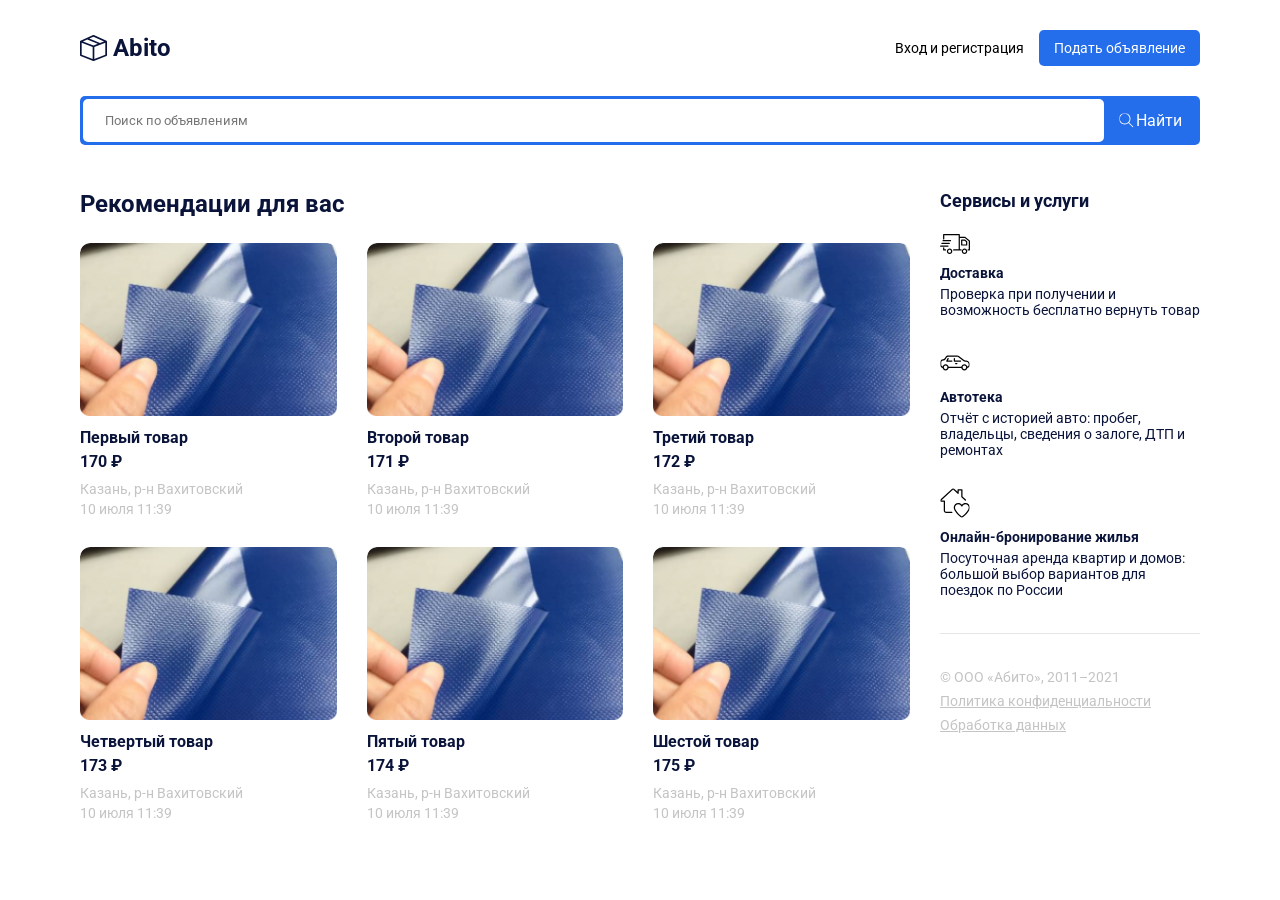
<file: index.html>
<!DOCTYPE html>
<html lang="en">
<head>
    <meta charset="UTF-8">
    <meta name="viewport" content="width=device-width, initial-scale=1.0">
    <link rel="preconnect" href="https://fonts.googleapis.com">
    <link rel="preconnect" href="https://fonts.gstatic.com" crossorigin>
    <link href="https://fonts.googleapis.com/css2?family=Roboto:ital,wght@0,100;0,300;0,400;0,500;0,700;0,900;1,100;1,300;1,400;1,500;1,700;1,900&display=swap" rel="stylesheet">
    <link rel="stylesheet" href="style.css">
    <script src="./script.js" defer></script>
    <title>Abito</title>
</head>
<body>
    <header class="header">
        <div class="container">
            <div class="header-box">
                <a href="/" class="header__logo">
                    <img src="./images/logo.svg" alt="logo">
                    <div class="header__logo-title">Abito</div>
                </a>
                <div class="header__controls">
                    <button class="btn btn-outline">Вход и регистрация</button>
                    <button class="btn btn-primary">Подать объявление</button>
                </div>
                <div class="header__burger">
                    <img src="./images/burger.png" alt="burger">
                </div>
            </div>
        </div>
    </header>
    <main>
        <section class="search">
            <div class="container">
                <div class="search-box">
                    <input type="text" placeholder="Поиск по объявлениям">
                    <button class="btn btn-primary search-btn">
                        <img class="search-btn__icon" src="images/icons/search.svg" alt="search-icon">
                        <span class="search-btn__text">Найти</span>
                    </button>
                </div>
            </div>
        </section>
        <section class="content">
            <div class="container">
                <div class="content-box">
                    <div class="content-main">
                        <h2 class="content-main__title">
                            Рекомендации для вас
                        </h2>
                        <div class="content-main__list">
                            <!-- <a href="./product.html" class="content-main__list-item">
                                <div class="content-main__list-item--img">
                                    <img src="/images/card-img.png" alt="card-img">
                                </div>
                                <h5 class="content-main__list-item--title">
                                    Пвх материал 2й сорт
                                </h5>
                                <strong class="content-main__list-item--price">170 ₽</strong>
                                <div class="content-main__list-item--desc-box">
                                    <span class="content-main__list-item--desc">Казань, р-н Вахитовский</span>
                                    <span class="content-main__list-item--desc">10 июля 11:39</span>
                                </div>
                                
                            </a> -->

                        </div>
                    </div>
                    <div class="content-side">
                        <h3 class="content-side__title">
                            Сервисы и услуги
                        </h3>
                        <div class="content-side__box">
                            <div class="content-side__list">
                                <div class="content-side__list-item">
                                    <img class="content-side__list--img" src="./images/icons/side-info-1.svg" alt="side-info-1">
                                    <h5 class="content-side__list--title">Доставка</h5>
                                    <div class="content-side__list--text">Проверка при получении и возможность бесплатно вернуть товар</div>
                                </div>
                                <div class="content-side__list-item">
                                    <img class="content-side__list--img" src="./images/icons/side-info-2.svg" alt="side-info-2">
                                    <h5 class="content-side__list--title">Автотека</h5>
                                    <div class="content-side__list--text">Отчёт с историей авто: пробег, владельцы, сведения о залоге, ДТП и ремонтах</div>
                                </div>
                                <div class="content-side__list-item">
                                    <img class="content-side__list--img" src="./images/icons/side-info-3.svg" alt="side-info-3">
                                    <h5 class="content-side__list--title">Онлайн-бронирование жилья</h5>
                                    <div class="content-side__list--text">Посуточная аренда квартир и домов: большой выбор вариантов для поездок по России</div>
                                </div>
                            </div>

                            <div class="content-side__footer">
                                <p class="content-side__footer--item">
                                    © ООО «Абито», 2011–2021
                                </p>
                                <a href="#" class="content-side__footer--item">
                                    Политика конфиденциальности
                                </a>
                                <a href="#" class="content-side__footer--item">
                                    Обработка данных
                                </a>
                            </div>
                        </div>
                    </div>
                </div>
            </div>
        </section>
    </main>
</body>
</html>
</file>
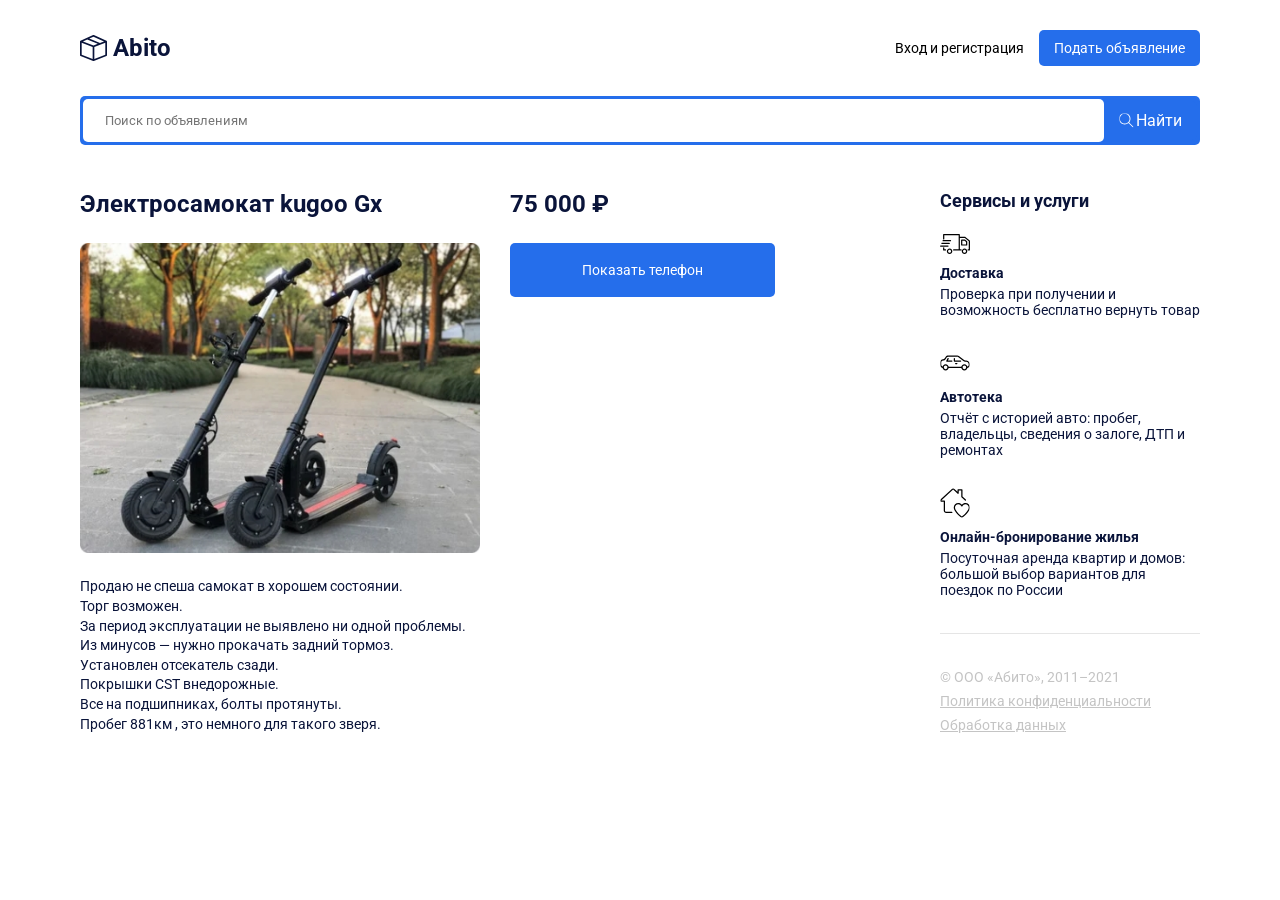
<file: product.html>
<!DOCTYPE html>
<html lang="en">
<head>
    <meta charset="UTF-8">
    <meta name="viewport" content="width=device-width, initial-scale=1.0">
    <link rel="preconnect" href="https://fonts.googleapis.com">
    <link rel="preconnect" href="https://fonts.gstatic.com" crossorigin>
    <link href="https://fonts.googleapis.com/css2?family=Roboto:ital,wght@0,100;0,300;0,400;0,500;0,700;0,900;1,100;1,300;1,400;1,500;1,700;1,900&display=swap" rel="stylesheet">
    <link rel="stylesheet" href="style.css">
    <title>Abito</title>
</head>
<body>
    <header class="header">
        <div class="container">
            <div class="header-box">
                <a href="./index.html" class="header__logo">
                    <img src="./images/logo.svg" alt="logo">
                    <div class="header__logo-title">Abito</div>
                </a>
                <div class="header__controls">
                    <button class="btn btn-outline">Вход и регистрация</button>
                    <button class="btn btn-primary">Подать объявление</button>
                </div>
                <div class="header__burger">
                    <img src="./images/burger.png" alt="burger">
                </div>
            </div>
        </div>
    </header>
    <main>
        <section class="search">
            <div class="container">
                <div class="search-box">
                    <input type="text" placeholder="Поиск по объявлениям">
                    <button class="btn btn-primary search-btn">
                        <img class="search-btn__icon" src="images/icons/search.svg" alt="search-icon">
                        <span class="search-btn__text">Найти</span>
                    </button>
                </div>
            </div>
        </section>
        <section class="content">
            <div class="container">
                <div class="content-box">
                    <div class="content-product">
                        <div class="content-product__left">
                            <h2 class="content-product__title">
                                Электросамокат kugoo Gx
                            </h2>
                            <img src="./images/product-img.jpeg" alt="product-img" class="content-product__img">
                            <p class="content-product__text">
                                Продаю не спеша самокат в хорошем состоянии. <br>
                                Торг возможен. <br>
                                За период эксплуатации не выявлено ни одной проблемы.<br>
                                Из минусов — нужно прокачать задний тормоз.<br>
                                Установлен отсекатель сзади.<br>
                                Покрышки CST внедорожные.<br>
                                Все на подшипниках, болты протянуты.<br>
                                Пробег 881км , это немного для такого зверя.<br>
                            </p>
                        </div>
                        <div class="content-product__right">
                            <h2 class="content-product__price">
                                75 000 ₽
                            </h2>
                            <button class="btn btn-primary btn-large">Показать телефон</button>
                        </div>
                        
                    </div>
                    <div class="content-side">
                        <h3 class="content-side__title">
                            Сервисы и услуги
                        </h3>
                        <div class="content-side__box">
                            <div class="content-side__list">
                                <div class="content-side__list-item">
                                    <img class="content-side__list--img" src="./images/icons/side-info-1.svg" alt="side-info-1">
                                    <h5 class="content-side__list--title">Доставка</h5>
                                    <div class="content-side__list--text">Проверка при получении и возможность бесплатно вернуть товар</div>
                                </div>
                                <div class="content-side__list-item">
                                    <img class="content-side__list--img" src="./images/icons/side-info-2.svg" alt="side-info-2">
                                    <h5 class="content-side__list--title">Автотека</h5>
                                    <div class="content-side__list--text">Отчёт с историей авто: пробег, владельцы, сведения о залоге, ДТП и ремонтах</div>
                                </div>
                                <div class="content-side__list-item">
                                    <img class="content-side__list--img" src="./images/icons/side-info-3.svg" alt="side-info-3">
                                    <h5 class="content-side__list--title">Онлайн-бронирование жилья</h5>
                                    <div class="content-side__list--text">Посуточная аренда квартир и домов: большой выбор вариантов для поездок по России</div>
                                </div>
                            </div>

                            <div class="content-side__footer">
                                <p class="content-side__footer--item">
                                    © ООО «Абито», 2011–2021
                                </p>
                                <a href="#" class="content-side__footer--item">
                                    Политика конфиденциальности
                                </a>
                                <a href="#" class="content-side__footer--item">
                                    Обработка данных
                                </a>
                            </div>
                        </div>
                    </div>
                </div>
            </div>
        </section>
    </main>
</body>
</html>
</file>
<file: style.css>
* {
    box-sizing: border-box;
    margin: 0;
    padding: 0;
    text-decoration: none;
    list-style-type: none;
}

body {
    font-family: "Roboto", sans-serif;
    color: rgb(10, 20, 58);
}

.header {
    padding: 30px 0px;
}

.container {
    max-width: 1150px;
    width: 100%;
    padding: 0 15px;
    margin: 0 auto;
}

.header-box {
    display: flex;
    justify-content: space-between;
    align-items: center;
}

.header__burger {
    width: 30px;
    height: 19px;
    display: none;
}

.header__logo {
    display: flex;
    justify-content: flex-start;
    align-items: center;
    gap: 6px;
}

.header__logo-title {
    color: rgb(10, 20, 58);
    font-size: 24px;
    font-weight: 700;
    line-height: 28px;
}


.header__controls {
    display: flex;
    justify-content: flex-end;
    row-gap: 25px;
}

.btn {
    font-family: "Roboto", sans-serif;
    font-size: 14px;
    line-height: 16px;
    padding: 10px 15px;
    border-radius: 5px;
    cursor: pointer;
}

.btn-outline {
    border: none;
    background-color: transparent;
}

.btn-primary {
    background-color: rgb(37, 110, 235);
    border: none;
    color: #fff;
}

.search {
    margin-bottom: 45px;
}

.search-box {
    width: 100%;
    border-radius: 5px;
    padding: 3px;
    background: rgb(37, 110, 235);
    display: flex;
    align-items: center;
    justify-content: flex-start;
}

.search-box input {
    min-width: 0;
    flex-grow: 1;
    padding: 14px 22px;
    border-radius: 5px;
    outline: none;
    border: none;
}

.search-box input::placeholder {
    font-family: "Roboto", sans-serif;
}

.search-btn {
    display: flex;
    align-items: center;
}

.search-btn .search-btn__text {
    margin-left: 2px;
    font-size: 16px;
    line-height: 19px;
}

.search-btn .search-btn__icon {
    width: 15px;
    height: 15px;
}

.content-box {
    display: flex;
    justify-content: space-between;
    align-items: flex-start;
    gap: 30px;
}

.content {
    padding-bottom: 50px;
}

.content-main {
    flex-grow: 1;
}

.content-side {
    width: 260px;
    min-width: 260px;
}

.content-main__title {
    font-size: 24px;
    line-height: 28px;
    margin-bottom: 25px;
}

.content-main__list {
    display: flex;
    justify-content: space-between;
    flex-wrap: wrap;
    row-gap: 30px;
}

.content-main__list-item {
    width: calc((100% - 60px) / 3);
    display: flex;
    flex-direction: column;
    align-items: flex-start;
    border-radius: 10px;
    overflow: hidden;
}

.content-main__list-item--img {
    width: 100%;
    display: flex;
}

.content-main__list-item--img img{
    width: 100%;
}

.content-main__list-item--title {
    margin-top: 12px;
    margin-bottom: 5px;
    font-size: 16px;
    line-height: 19px;
    color: rgb(10, 20, 58);
}

.content-main__list-item:hover .content-main__list-item--title {
    color: rgb(37, 110, 235);
}

.content-main__list-item--price {
    color: rgb(10, 20, 58);
    font-size: 16px;
    line-height: 19px;
    margin-bottom: 10px;
}

.content-main__list-item--desc-box {
    display: flex;
    flex-direction: column;
    row-gap: 4px;
}

.content-main__list-item--desc {
    font-size: 14px;
    line-height: 16px;
    color: rgb(196, 196, 196);
}

.content-side__box {
    display: flex;
    flex-direction: column;
}

.content-side__title {
    font-size: 18px;
    line-height: 21px;
    margin-bottom: 23px;
}

.content-side__list {
    display: flex;
    flex-direction: column;
    justify-content: space-between;
    row-gap: 30px;
    height: 100%;
    padding-bottom: 35px;
    margin-bottom: 35px;
    border-bottom: 1px solid rgb(229, 229, 229);
}

.content-side__list-item {
    display: flex;
    flex-direction: column;
    align-items: flex-start;
}

.content-side__list--title {
    margin-top: 11px;
    margin-bottom: 5px;
    font-size: 14px;
    line-height: 16px;
    color: rgb(10, 20, 58);
}

.content-side__list--text {
    font-size: 14px;
    line-height: 16px;
    color: rgb(10, 20, 58);
}


.content-side__footer {
    display: flex;
    flex-direction: column;
    row-gap: 8px;
}

.content-side__footer--item {
    color: rgb(196, 196, 196);
    font-size: 14px;
    line-height: 16px;
}

.content-side__footer a {
    text-decoration: underline;
}

.content-product {
    display: flex;
    flex-grow: 1;
    gap: 30px;
}

.content-product__left {
    flex-basis: 50%;
}

.content-product__right {
    flex-basis: 50%;
}

.content-product__title, .content-product__price {
    font-size: 24px;
    line-height: 28px;
    margin-bottom: 25px;
}

.content-product__img {
    width: 100%;
}

.content-product__text {
    color: rgb(10, 20, 58);
    font-size: 14px;
    line-height: 140%;
    margin-top: 20px;
}

.btn-large {
    padding: 19px 72px;
}


@media (max-width: 1200px) {
    .container {
        max-width: 930px;
    }

    .content-main__list-item {
        width: calc((100% - 30px) / 2);
    }
}

@media (max-width: 991px) {
    .container {
        max-width: 730px;
    }

    .content-box {
        flex-direction: column;
    }

    .content-main {
        width: 100%;

    }
    
    .content-side {
        width: 100%;
        min-width: none;
    }
    .content-product {
        flex-direction: column;
        width: 100%;
    }

    .content-product__left {
        flex-basis: 100%;
        width: 100%;
    }
    
    .content-product__right {
        flex-basis: 100%;
        width: 100%;
    }
}

@media (max-width: 786px) {
    .container {
        max-width: 100%;
    }

    .header__burger {
        display: block;
    }

    .header__controls {
        display: none;
    }

    
    .search-btn .search-btn__text {
        display: none;
    }  

}

@media (max-width: 480px) {
    .content-main__list-item {
        width: 100%;
    }
}
</file>
